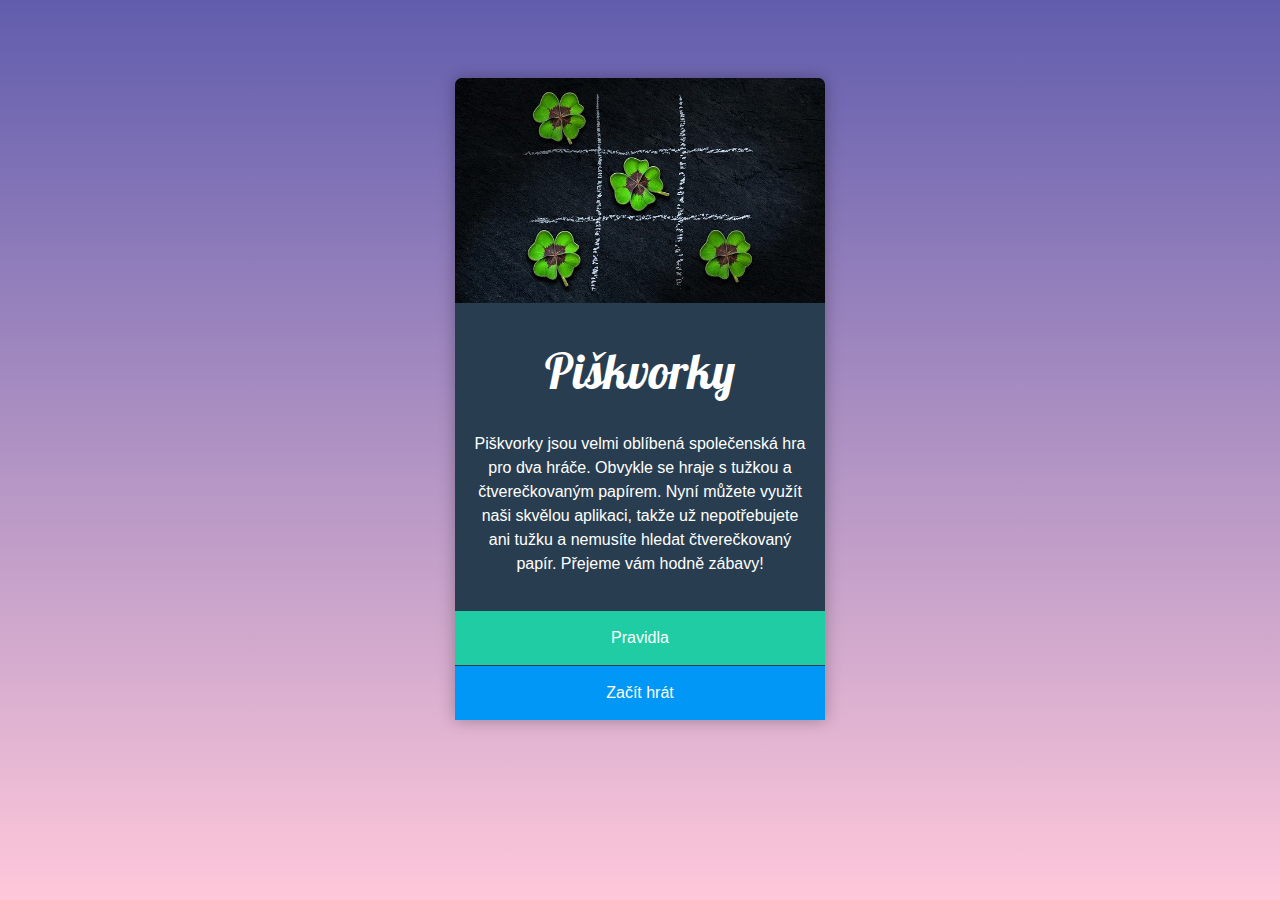
<file: index.html>
<!DOCTYPE html>
<html lang="cs">
    <head>
        <meta charset="UTF-8" />
        <meta http-equiv="X-UA-Compatible" content="IE=edge" />
        <meta name="viewport" content="width=device-width, initial-scale=1.0" />
        <title>Piškvorky</title>
        <link rel="preconnect" href="https://fonts.gstatic.com" />
        <link
            href="https://fonts.googleapis.com/css2?family=Lobster&display=swap"
            rel="stylesheet"
        />
        <link rel="stylesheet" href="style.css" />
    </head>
    <body>
        <div class="intro">
            <img class="intro_foto" src="uvodni.jpg" alt="Piškvorky" />
            <h1 class="intro_title">Piškvorky</h1>
            <p class="intro_text">
                Piškvorky jsou velmi oblíbená společenská hra pro dva hráče.
                Obvykle se hraje s tužkou a čtverečkovaným papírem. Nyní můžete
                využít naši skvělou aplikaci, takže už nepotřebujete ani tužku a
                nemusíte hledat čtverečkovaný papír. Přejeme vám hodně zábavy!
            </p>
            <a class="intro_button pravidla_button" href="pravidla.html"
                >Pravidla</a
            >
            <a class="intro_button zacit_hrat_button" href="hra.html"
                >Začít hrát</a
            >
        </div>
    </body>
</html>
</file>
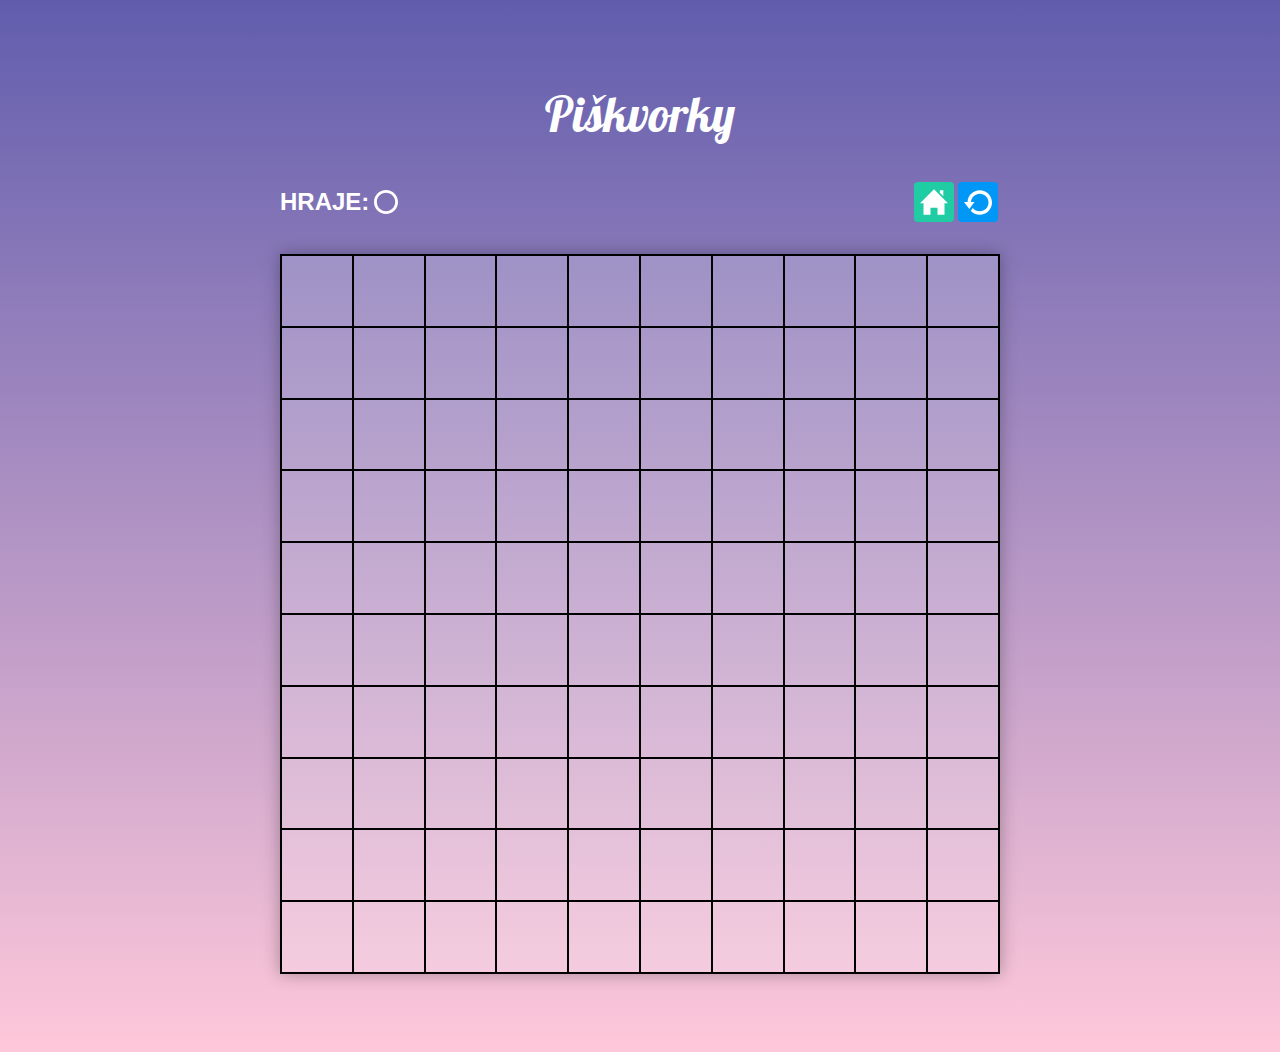
<file: hra.html>
<!DOCTYPE html>
<html lang="cs">
    <head>
        <meta charset="UTF-8" />
        <meta http-equiv="X-UA-Compatible" content="IE=edge" />
        <meta name="viewport" content="width=device-width, initial-scale=1.0" />
        <title>Piškvorky</title>
        <link rel="preconnect" href="https://fonts.gstatic.com" />
        <link
            href="https://fonts.googleapis.com/css2?family=Lobster&display=swap"
            rel="stylesheet"
        />
        <link rel="stylesheet" href="style.css" />
    </head>
    <body>
        <div class="game">
            <h1 class="game__title">Piškvorky</h1>
            <div class="game__header">
                <div class="game__header__player">
                    <p>HRAJE:</p>
                    <img
                        class="icon--player"
                        src="images/circle.svg"
                        alt="kolečko"
                    />
                </div>
                <div class="game__header__links">
                    <a class="button__home" href="index.html">
                        <img src="images/home.svg" alt="úvodní stránka" />
                    </a>
                    <a class="button__restart" href="hra.html">
                        <img src="images/restart.svg" alt="restart" />
                    </a>
                </div>
            </div>
            <div class="game__board">
                <button></button>
                <button></button>
                <button></button>
                <button></button>
                <button></button>
                <button></button>
                <button></button>
                <button></button>
                <button></button>
                <button></button>
                <button></button>
                <button></button>
                <button></button>
                <button></button>
                <button></button>
                <button></button>
                <button></button>
                <button></button>
                <button></button>
                <button></button>
                <button></button>
                <button></button>
                <button></button>
                <button></button>
                <button></button>
                <button></button>
                <button></button>
                <button></button>
                <button></button>
                <button></button>
                <button></button>
                <button></button>
                <button></button>
                <button></button>
                <button></button>
                <button></button>
                <button></button>
                <button></button>
                <button></button>
                <button></button>
                <button></button>
                <button></button>
                <button></button>
                <button></button>
                <button></button>
                <button></button>
                <button></button>
                <button></button>
                <button></button>
                <button></button>
                <button></button>
                <button></button>
                <button></button>
                <button></button>
                <button></button>
                <button></button>
                <button></button>
                <button></button>
                <button></button>
                <button></button>
                <button></button>
                <button></button>
                <button></button>
                <button></button>
                <button></button>
                <button></button>
                <button></button>
                <button></button>
                <button></button>
                <button></button>
                <button></button>
                <button></button>
                <button></button>
                <button></button>
                <button></button>
                <button></button>
                <button></button>
                <button></button>
                <button></button>
                <button></button>
                <button></button>
                <button></button>
                <button></button>
                <button></button>
                <button></button>
                <button></button>
                <button></button>
                <button></button>
                <button></button>
                <button></button>
                <button></button>
                <button></button>
                <button></button>
                <button></button>
                <button></button>
                <button></button>
                <button></button>
                <button></button>
                <button></button>
                <button></button>
            </div>
        </div>
        <script src="index.js"></script>
    </body>
</html>
</file>
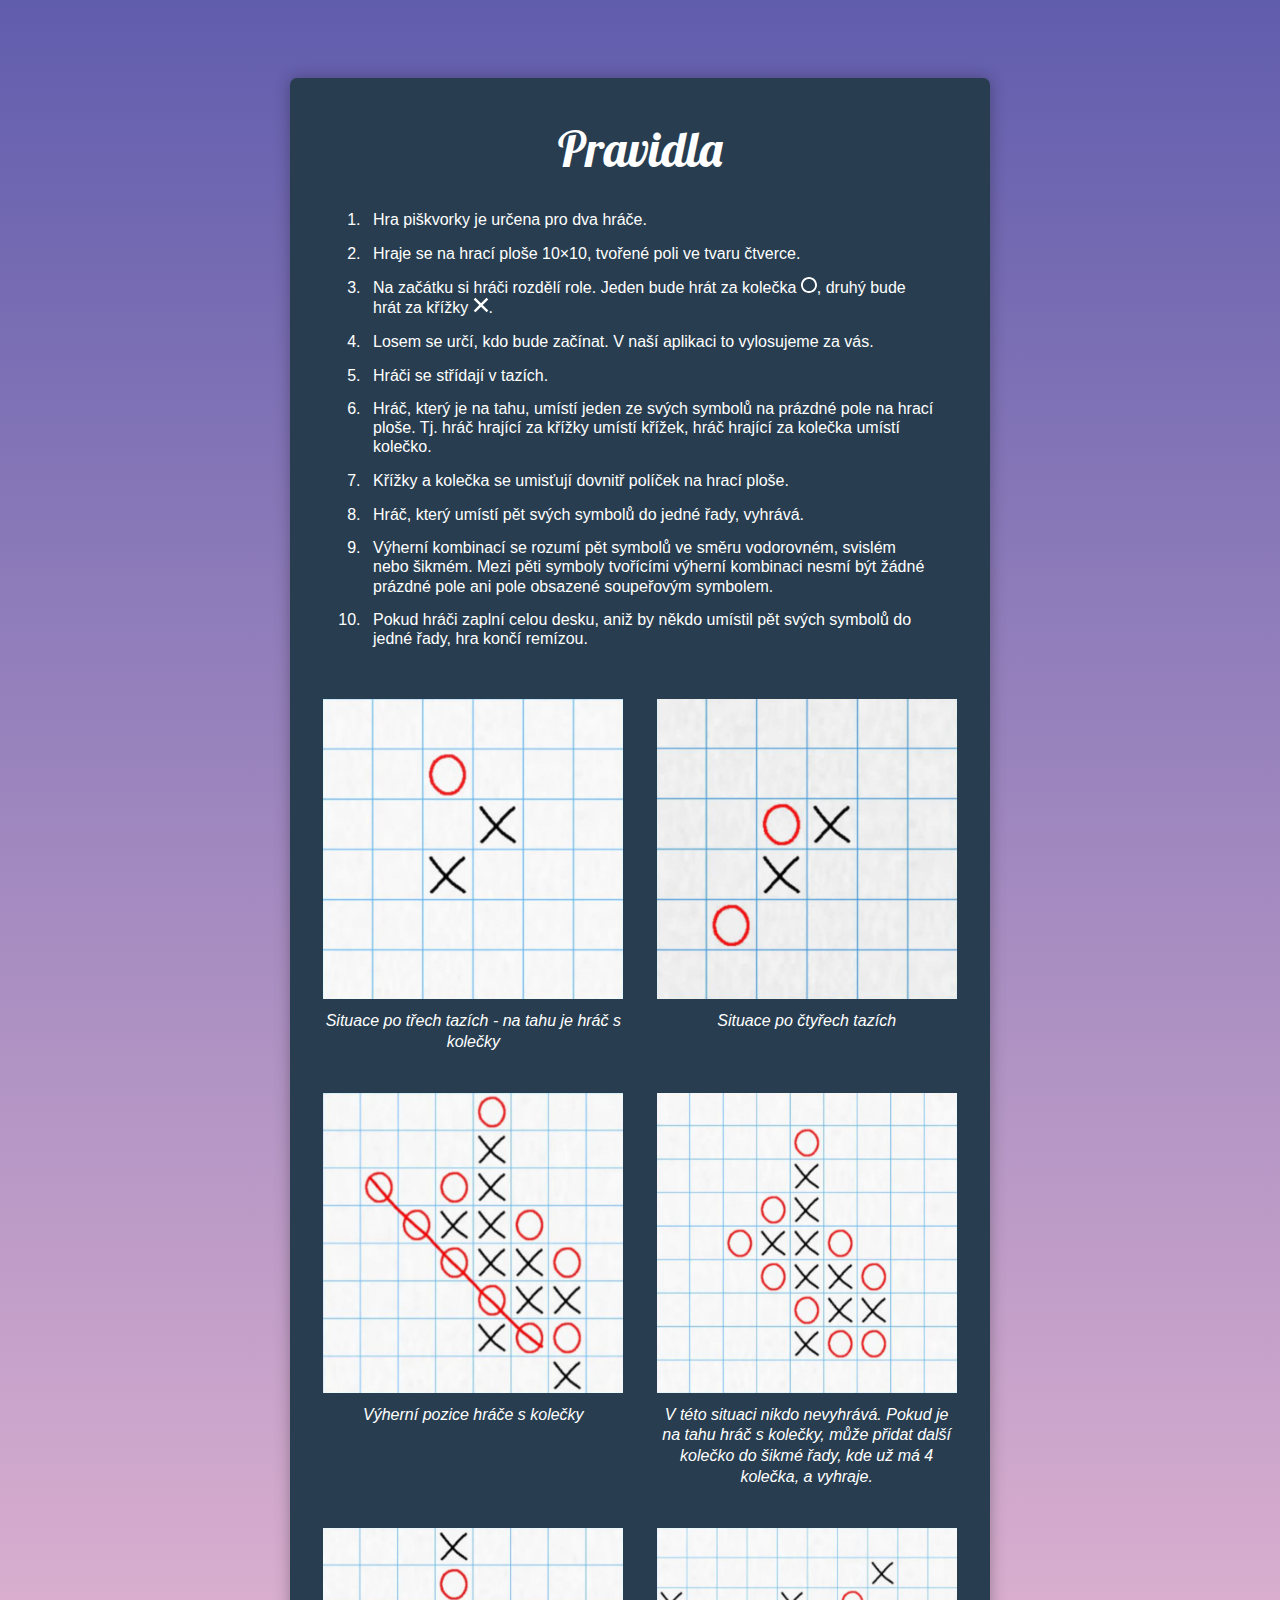
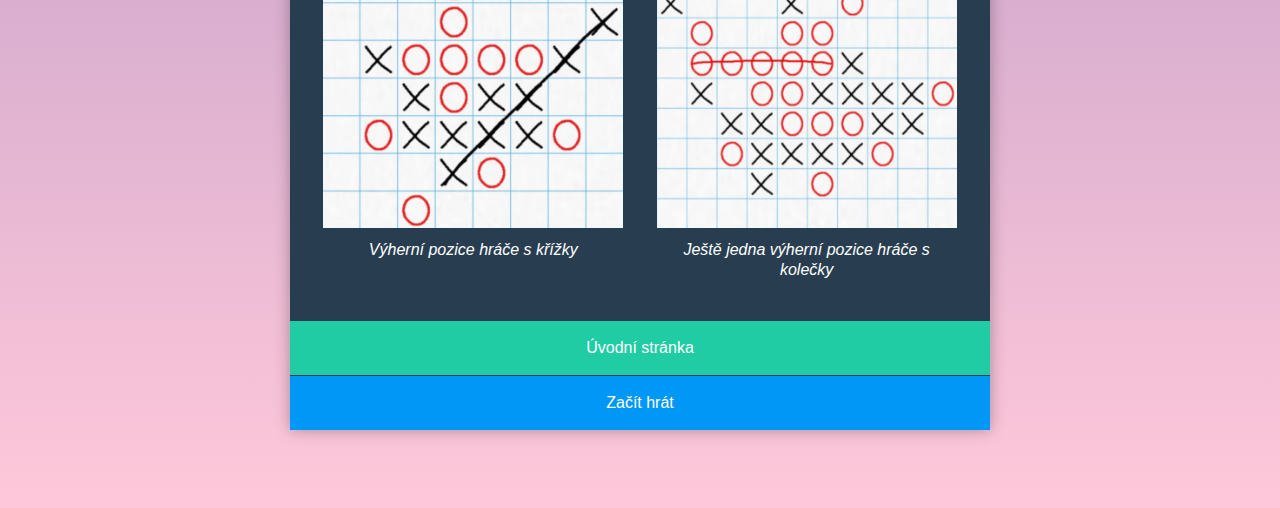
<file: pravidla.html>
<!DOCTYPE html>
<html lang="cs">
    <head>
        <meta charset="UTF-8" />
        <meta http-equiv="X-UA-Compatible" content="IE=edge" />
        <meta name="viewport" content="width=device-width, initial-scale=1.0" />
        <title>Pravidla hry piškvorky</title>
        <link rel="preconnect" href="https://fonts.gstatic.com" />
        <link
            href="https://fonts.googleapis.com/css2?family=Lobster&display=swap"
            rel="stylesheet"
        />
        <link rel="stylesheet" href="style.css" />
    </head>
    <body>
        <div class="rules">
            <h1>Pravidla</h1>
            <ol class="rules__list">
                <li>Hra piškvorky je určena pro dva hráče.</li>
                <li>
                    Hraje se na hrací ploše 10×10, tvořené poli ve tvaru
                    čtverce.
                </li>
                <li>
                    Na začátku si hráči rozdělí role. Jeden bude hrát za kolečka
                    <img src="images/circle.svg" alt="kolečko" />, druhý bude
                    hrát za křížky <img src="images/cross.svg" alt="křížek" />.
                </li>
                <li>
                    Losem se určí, kdo bude začínat. V naší aplikaci to
                    vylosujeme za vás.
                </li>
                <li>Hráči se střídají v tazích.</li>
                <li>
                    Hráč, který je na tahu, umístí jeden ze svých symbolů na
                    prázdné pole na hrací ploše. Tj. hráč hrající za křížky
                    umístí křížek, hráč hrající za kolečka umístí kolečko.
                </li>
                <li>
                    Křížky a kolečka se umisťují dovnitř políček na hrací ploše.
                </li>
                <li>
                    Hráč, který umístí pět svých symbolů do jedné řady, vyhrává.
                </li>
                <li>
                    Výherní kombinací se rozumí pět symbolů ve směru vodorovném,
                    svislém nebo šikmém. Mezi pěti symboly tvořícími výherní
                    kombinaci nesmí být žádné prázdné pole ani pole obsazené
                    soupeřovým symbolem.
                </li>
                <li>
                    Pokud hráči zaplní celou desku, aniž by někdo umístil pět
                    svých symbolů do jedné řady, hra končí remízou.
                </li>
            </ol>
            <div class="rules__images">
                <figure>
                    <img
                        src="images/instructions-01.jpg"
                        alt="Ukázka ze hry č. 1"
                    />
                    <figcaption>
                        Situace po třech tazích - na tahu je hráč s kolečky
                    </figcaption>
                </figure>
                <figure>
                    <img
                        src="images/instructions-02.jpg"
                        alt="Ukázka ze hry č. 2"
                    />
                    <figcaption>Situace po čtyřech tazích</figcaption>
                </figure>
                <figure>
                    <img
                        src="images/instructions-03.jpg"
                        alt="Ukázka ze hry č. 3"
                    />
                    <figcaption>Výherní pozice hráče s kolečky</figcaption>
                </figure>
                <figure>
                    <img
                        src="images/instructions-04.jpg"
                        alt="Ukázka ze hry č. 4"
                    />
                    <figcaption>
                        V této situaci nikdo nevyhrává. Pokud je na tahu hráč s
                        kolečky, může přidat další kolečko do šikmé řady, kde už
                        má 4 kolečka, a vyhraje.
                    </figcaption>
                </figure>
                <figure>
                    <img
                        src="images/instructions-05.jpg"
                        alt="Ukázka ze hry č. 5"
                    />
                    <figcaption>Výherní pozice hráče s křížky</figcaption>
                </figure>
                <figure>
                    <img
                        src="images/instructions-06.jpg"
                        alt="Ukázka ze hry č. 6"
                    />
                    <figcaption>
                        Ještě jedna výherní pozice hráče s kolečky
                    </figcaption>
                </figure>
            </div>
            <a class="intro_button uvodni_stranka" href="index.html">
                Úvodní stránka</a
            >
            <a class="intro_button zacit_hrat_button" href="hra.html"
                >Začít hrát</a
            >
        </div>
    </body>
</html>
</file>
<file: style.css>
*,
:after,
:before {
    box-sizing: border-box;
}

html {
    min-height: 100%;
}

body {
    color: #ffffff;
    font-family: sans-serif;
    line-height: 1.5;
    background-image: linear-gradient(#615dad, #ffc8da);
    padding-top: 70px;
    padding-bottom: 70px;
    display: flex;
    justify-content: center;
}

.intro {
    box-shadow: 0 0 1em rgba(0, 0, 0, 0.3);
}

.intro,
.rules {
    background-color: #283e50;
    width: 370px;
    text-align: center;
    border-radius: 7px 7px 0 0;
}

.intro_foto {
    width: 100%;
    border-radius: 7px 7px 0 0;
}

h1 {
    font-family: 'Lobster', cursive;
    font-weight: 500;
    font-size: 3em;
    margin: 25px 0;
}

.intro_text {
    margin: 0px 15px 35px 15px;
}

.intro_button {
    text-decoration: none;
    color: #ffffff;
    display: block;
    padding: 15px 100px;
}

.pravidla_button,
.uvodni_stranka {
    background-color: #1fcca4;
    border-bottom: 1px solid #283e50;
}

.zacit_hrat_button {
    background-color: #0197f6;
}

.pravidla_button:hover,
.uvodni_stranka:hover {
    background-color: #1cbb96;
}

.zacit_hrat_button:hover {
    background-color: #0090e9;
}

.rules {
    box-shadow: 0 0 1em rgba(0, 0, 0, 0.3);
}

.rules h1 {
    padding-top: 10px;
}

.rules__list {
    text-align: left;
    padding-left: 75px;
    padding-right: 55px;
}

.rules__list li {
    padding-left: 0.5em;
    line-height: 1.2;
    padding-bottom: 0.9em;
}

li img {
    filter: invert(100%);
    height: 1em;
}

.rules__images {
    display: flex;
    flex-wrap: wrap;
    padding-bottom: 20px;
}

.rules__images figure {
    margin: 20px 30px;
}

.rules__images img {
    width: 100%;
}

.rules__images figcaption {
    line-height: 1.3;
    margin-top: 5px;
    font-style: italic;
}

@media screen and (min-width: 800px) {
    .rules {
        width: 700px;
    }

    .rules__images {
        justify-content: space-evenly;
    }

    .rules__images figure {
        margin: 20px 0;
        flex-basis: calc((100% - 100px) / 2);
    }
}

/* 3. úkol */

.game {
    max-width: 80vmin;
}

/* Název*/

.game__title {
    text-align: center;
    margin: 0;
    font-size: 3em;
    padding-bottom: 10px;
}

/* Hráč */

.game__header {
    display: flex;
    align-items: center;
    justify-content: space-between;
    padding-bottom: 10px;
}

.game__header__player {
    display: flex;
    align-items: center;
    margin-right: 2px;
}

.game__header p {
    font-weight: bold;
    font-size: 1.5em;
    margin-right: 5px;
}

.game__header__player img {
    filter: invert(100%);
    height: 1.5em;
}

/* Tlačítka/odkazy */

.game__header__links {
    display: flex;
}

.game__header__links a {
    text-decoration: none;
    display: flex;
    padding: 6px;
    margin: 2px;
    height: 40px;
    width: 40px;
    border-radius: 4px;
}

.game__header__links img {
    max-width: 100%;
}

.button__home {
    background-color: #1fcca4;
}

.button__restart {
    background-color: #0197f6;
}

.button__home:hover {
    background-color: #1cbb96;
}

.button__restart:hover {
    background-color: #0090e9;
}

/* Hrací plocha */

.game__board {
    display: flex;
    flex-wrap: wrap;
    border: 1px solid black;
    min-width: 150px;
    box-shadow: 0 0 1em rgba(0, 0, 0, 0.3);
}

.game__board button {
    flex: 1 1 10%;

    aspect-ratio: 1 / 1;
    background-color: rgba(255, 255, 255, 0.2);
    border: 1px solid black;
}

.game__board button:focus,
.game__board button:hover {
    background-color: rgba(255, 255, 255, 0.4);
    cursor: pointer;
}

/* 4. úkol */

@keyframes popout {
    from {
        background-size: 0%;
    }

    to {
        background-size: 65%;
    }
}

.board__field--circle {
    background-image: url(images/circle.svg);
    background-position: center;
    background-repeat: no-repeat;
    background-size: 65%;
    animation: popout 0.15s;
}

.board__field--cross {
    background-image: url(images/cross.svg);
    background-position: center;
    background-repeat: no-repeat;
    background-size: 65%;
    animation: popout 0.15s;
}
</file>
